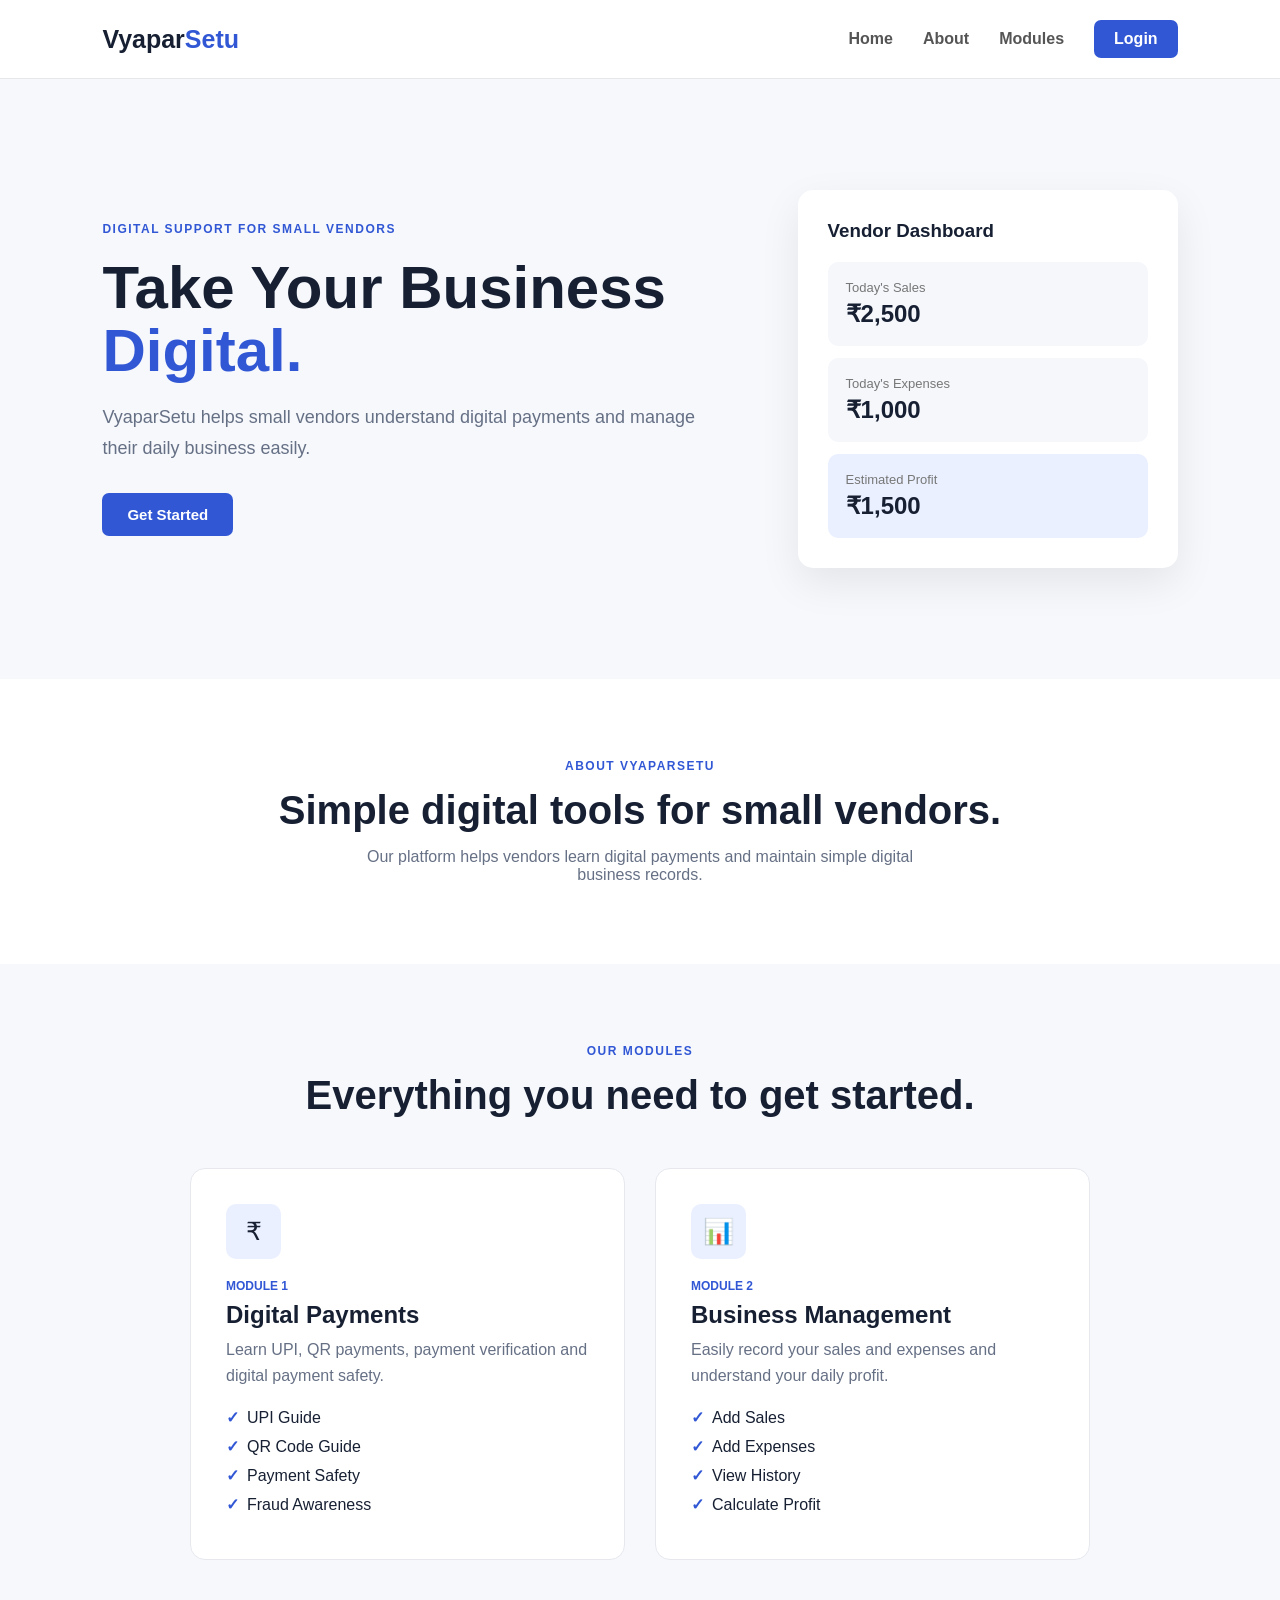
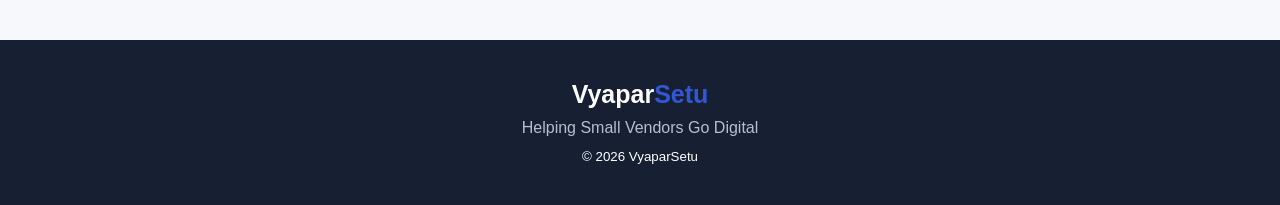
<file: index.html>
<!DOCTYPE html>
<html lang="en">
<head>
    <meta charset="UTF-8">
    <meta name="viewport" content="width=device-width, initial-scale=1.0">
    <title>VyaparSetu</title>
    <link rel="stylesheet" href="style.css">
</head>
<body>

<header>
    <div class="logo">Vyapar<span>Setu</span></div>

    <nav>
        <a href="#home">Home</a>
        <a href="#about">About</a>
        <a href="#modules">Modules</a>
        <a href="login.html" class="login-btn">Login</a>
    </nav>
</header>

<section class="hero" id="home">

    <div class="hero-text">

        <p class="tag">DIGITAL SUPPORT FOR SMALL VENDORS</p>

        <h1>
            Take Your Business
            <span>Digital.</span>
        </h1>

        <p>
            VyaparSetu helps small vendors understand digital
            payments and manage their daily business easily.
        </p>

        <a href="login.html" class="btn">
            Get Started
        </a>

    </div>

    <div class="hero-card">

        <h3>Vendor Dashboard</h3>

        <div class="card-box">
            <p>Today's Sales</p>
            <h2>₹2,500</h2>
        </div>

        <div class="card-box">
            <p>Today's Expenses</p>
            <h2>₹1,000</h2>
        </div>

        <div class="profit">
            <p>Estimated Profit</p>
            <h2>₹1,500</h2>
        </div>

    </div>

</section>


<section class="about" id="about">

    <p class="tag">ABOUT VYAPARSETU</p>

    <h2>Simple digital tools for small vendors.</h2>

    <p>
        Our platform helps vendors learn digital payments
        and maintain simple digital business records.
    </p>

</section>


<section class="modules" id="modules">

    <p class="tag">OUR MODULES</p>

    <h2>Everything you need to get started.</h2>

    <div class="module-container">

        <div class="module">

            <div class="icon">₹</div>

            <h3>Module 1</h3>

            <h2>Digital Payments</h2>

            <p>
                Learn UPI, QR payments, payment verification
                and digital payment safety.
            </p>

            <ul>
                <li>UPI Guide</li>
                <li>QR Code Guide</li>
                <li>Payment Safety</li>
                <li>Fraud Awareness</li>
            </ul>

        </div>


        <div class="module">

            <div class="icon">📊</div>

            <h3>Module 2</h3>

            <h2>Business Management</h2>

            <p>
                Easily record your sales and expenses and
                understand your daily profit.
            </p>

            <ul>
                <li>Add Sales</li>
                <li>Add Expenses</li>
                <li>View History</li>
                <li>Calculate Profit</li>
            </ul>

        </div>

    </div>

</section>


<footer>
    <div class="logo">Vyapar<span>Setu</span></div>

    <p>
        Helping Small Vendors Go Digital
    </p>

    <small>© 2026 VyaparSetu</small>
</footer>

</body>
</html>
</file>
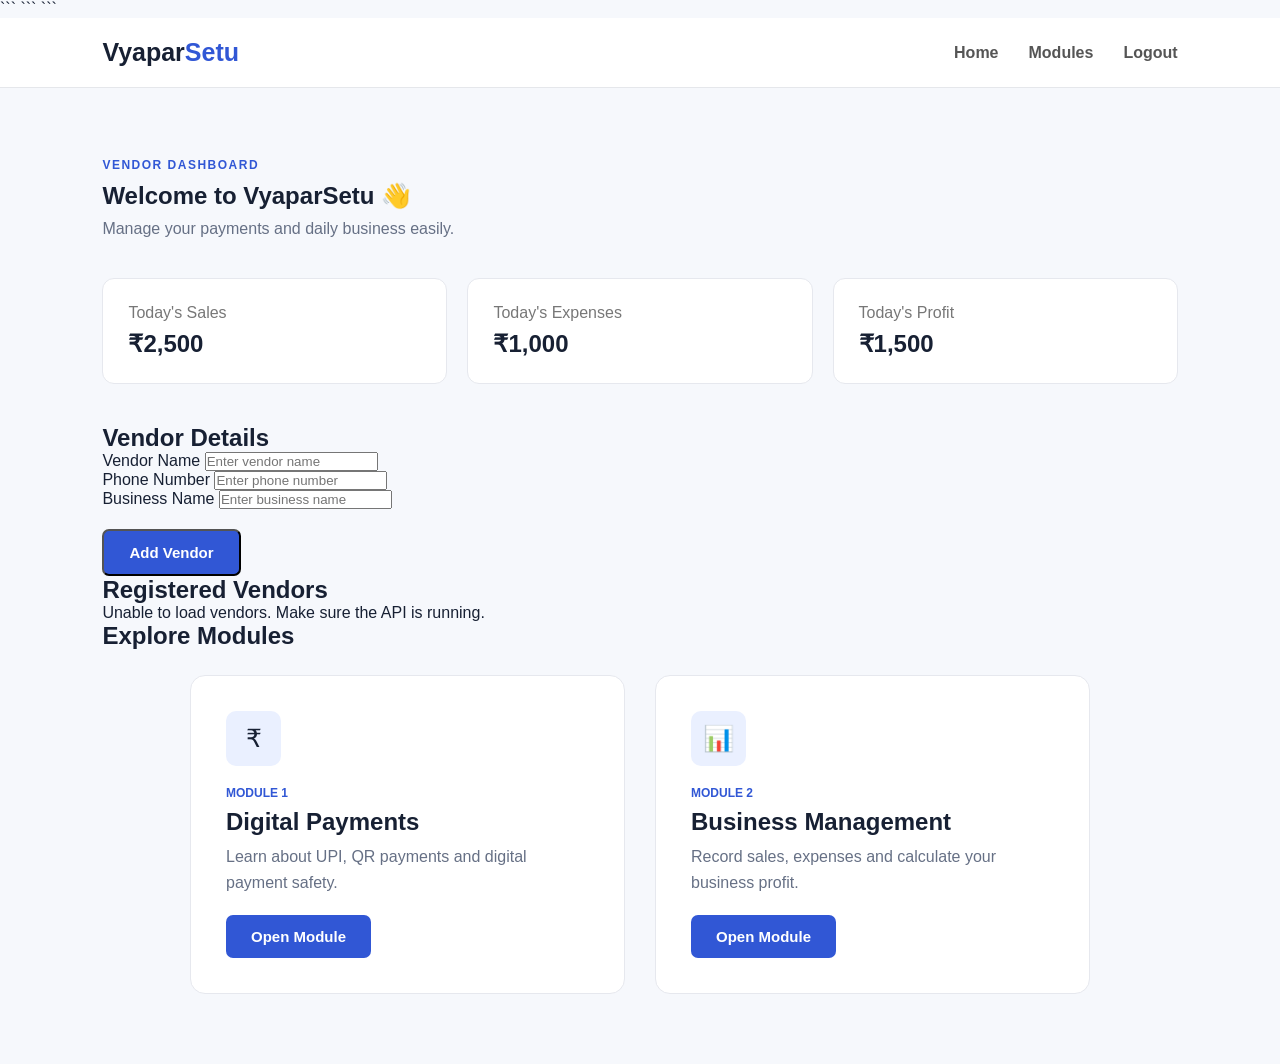
<file: dashboard.html>
<!DOCTYPE html>

<html lang="en">

<head>
    <meta charset="UTF-8">
    <meta name="viewport" content="width=device-width, initial-scale=1.0">

```
<title>Dashboard | VyaparSetu</title>

<link rel="stylesheet" href="style.css">
```

</head>

<body>

```
<header>

    <div class="logo">
        Vyapar<span>Setu</span>
    </div>

    <nav>
        <a href="index.html">Home</a>
        <a href="index.html#modules">Modules</a>
        <a href="index.html">Logout</a>
    </nav>

</header>


<section class="dashboard">

    <p class="tag">VENDOR DASHBOARD</p>

    <h1>Welcome to VyaparSetu 👋</h1>

    <p>
        Manage your payments and daily business easily.
    </p>


    <!-- Business Statistics -->
    <div class="stats">

        <div class="stat-card">
            <p>Today's Sales</p>
            <h2>₹2,500</h2>
        </div>

        <div class="stat-card">
            <p>Today's Expenses</p>
            <h2>₹1,000</h2>
        </div>

        <div class="stat-card">
            <p>Today's Profit</p>
            <h2>₹1,500</h2>
        </div>

    </div>


    <!-- Vendor Details -->
    <div class="vendor-section">

        <h2>Vendor Details</h2>

        <form id="vendorForm">

            <div class="form-group">
                <label for="vendorName">Vendor Name</label>
                <input type="text" id="vendorName"
                    placeholder="Enter vendor name" required>
            </div>

            <div class="form-group">
                <label for="phone">Phone Number</label>
                <input type="text" id="phone"
                    placeholder="Enter phone number" required>
            </div>

            <div class="form-group">
                <label for="businessName">Business Name</label>
                <input type="text" id="businessName"
                    placeholder="Enter business name" required>
            </div>

            <button type="submit" class="primary-btn">
                Add Vendor
            </button>

        </form>

        <p id="message"></p>

    </div>


    <!-- Vendor List -->
    <div class="vendor-section">

        <h2>Registered Vendors</h2>

        <div id="vendorList">
            <p>Loading vendors...</p>
        </div>

    </div>


    <!-- Modules -->
    <h2 class="module-title">Explore Modules</h2>


    <div class="module-container">

        <!-- Module 1 -->
        <div class="module">

            <div class="icon">₹</div>

            <h3>Module 1</h3>

            <h2>Digital Payments</h2>

            <p>
                Learn about UPI, QR payments and digital
                payment safety.
            </p>

            <a href="module1.html" class="primary-btn">
                Open Module
            </a>

        </div>


        <!-- Module 2 -->
        <div class="module">

            <div class="icon">📊</div>

            <h3>Module 2</h3>

            <h2>Business Management</h2>

            <p>
                Record sales, expenses and calculate
                your business profit.
            </p>

            <a href="module2.html" class="primary-btn">
                Open Module
            </a>

        </div>

    </div>

</section>


<script src="script.js"></script>


</body>

</html>
</file>
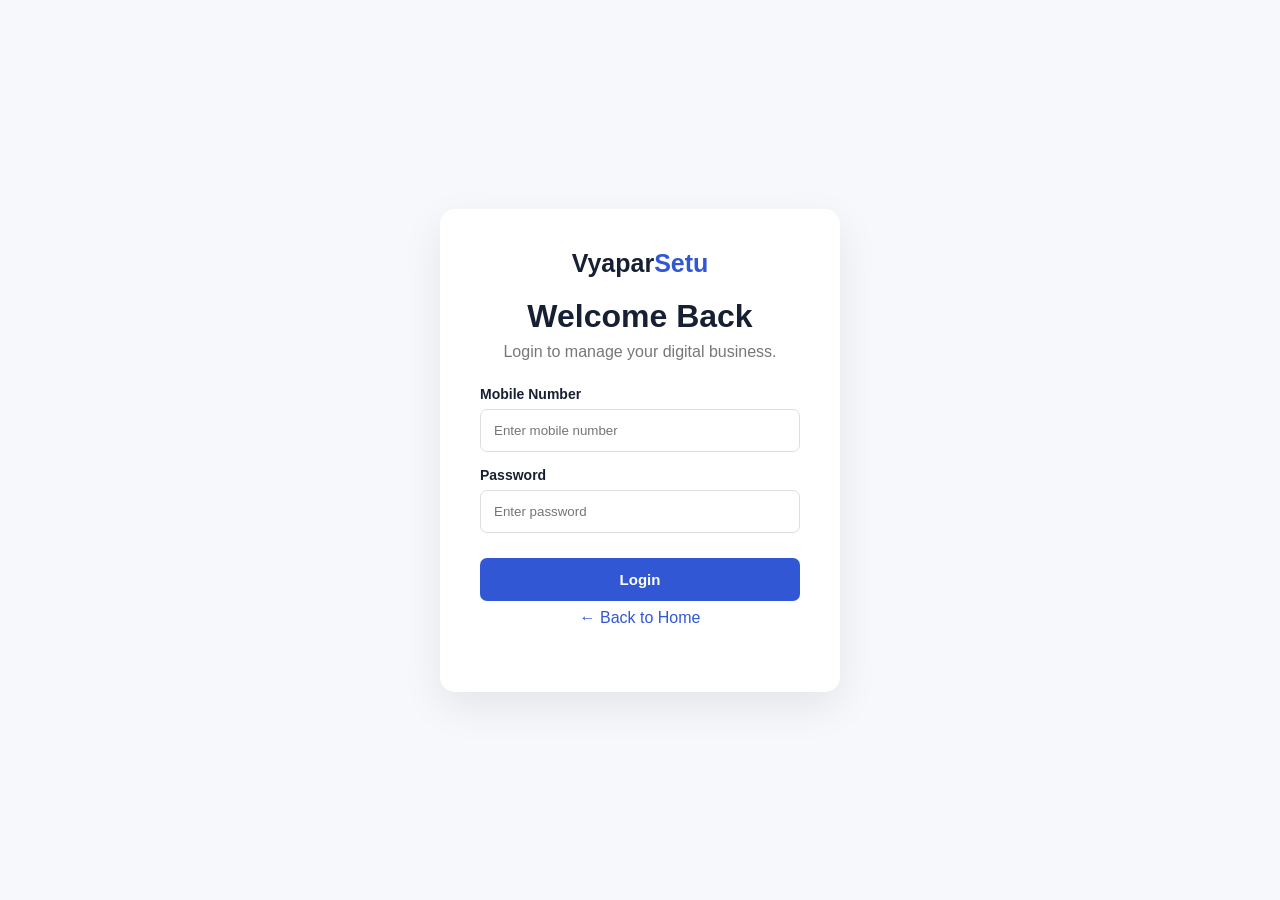
<file: login.html>
<!DOCTYPE html>
<html lang="en">
<head>
    <meta charset="UTF-8">
    <meta name="viewport" content="width=device-width, initial-scale=1.0">

    <title>Login | VyaparSetu</title>

    <link rel="stylesheet" href="style.css">
</head>

<body class="login-page">

<div class="login-container">

    <div class="logo">
        Vyapar<span>Setu</span>
    </div>

    <h1>Welcome Back</h1>

    <p>Login to manage your digital business.</p>

    <form onsubmit="loginUser(event)">

        <label>Mobile Number</label>
        <input
            type="text"
            id="mobile"
            placeholder="Enter mobile number"
            required
        >

        <label>Password</label>
        <input
            type="password"
            id="password"
            placeholder="Enter password"
            required
        >

        <button type="submit" class="btn">
            Login
        </button>

    </form>

    <p class="back">
        <a href="index.html">← Back to Home</a>
    </p>

</div>

<script src="script.js"></script>

</body>
</html>
</file>
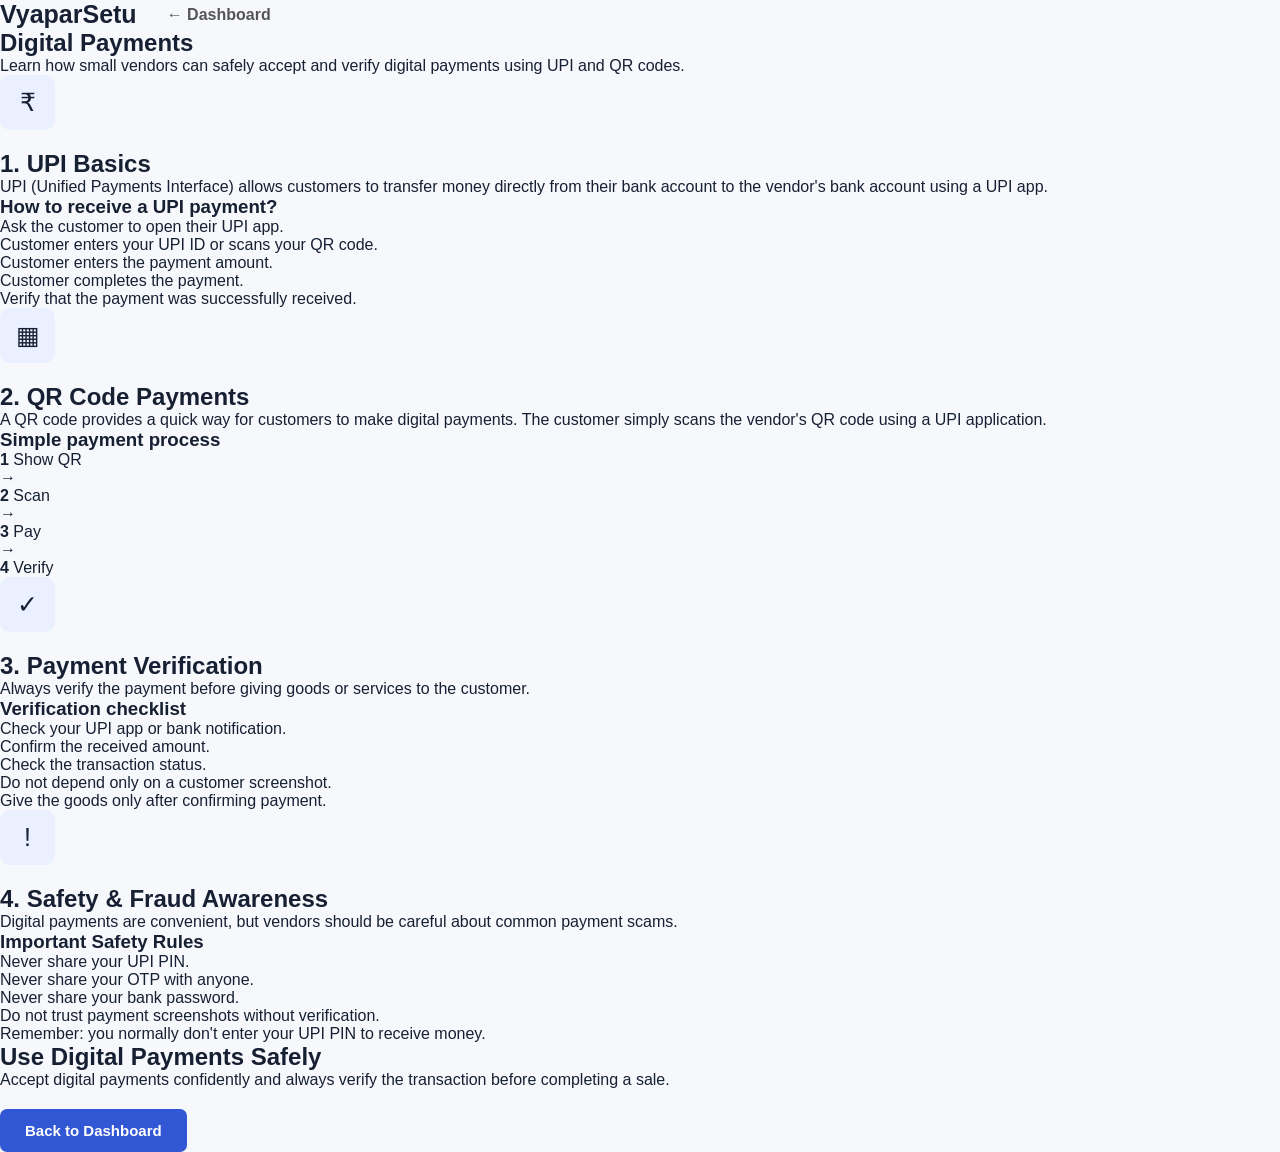
<file: module1.html>
<!DOCTYPE html>
<html lang="en">
<head>
    <meta charset="UTF-8">
    <meta name="viewport" content="width=device-width, initial-scale=1.0">

    <title>Digital Payments | VyaparSetu</title>

    <link rel="stylesheet" href="style.css">
</head>

<body>

    <!-- Navbar -->
    <nav class="navbar">
        <div class="logo">VyaparSetu</div>

        <a href="dashboard.html" class="nav-btn">
            ← Dashboard
        </a>
    </nav>


    <!-- Page Header -->
    <section class="page-header">
        <h1>Digital Payments</h1>

        <p>
            Learn how small vendors can safely accept and verify
            digital payments using UPI and QR codes.
        </p>
    </section>


    <!-- UPI Basics -->
    <section class="payment-section">

        <div class="payment-card">

            <div class="icon">₹</div>

            <h2>1. UPI Basics</h2>

            <p>
                UPI (Unified Payments Interface) allows customers
                to transfer money directly from their bank account
                to the vendor's bank account using a UPI app.
            </p>

            <h3>How to receive a UPI payment?</h3>

            <ol>
                <li>Ask the customer to open their UPI app.</li>
                <li>Customer enters your UPI ID or scans your QR code.</li>
                <li>Customer enters the payment amount.</li>
                <li>Customer completes the payment.</li>
                <li>Verify that the payment was successfully received.</li>
            </ol>

        </div>


        <!-- QR Code -->
        <div class="payment-card">

            <div class="icon">▦</div>

            <h2>2. QR Code Payments</h2>

            <p>
                A QR code provides a quick way for customers to
                make digital payments. The customer simply scans
                the vendor's QR code using a UPI application.
            </p>

            <h3>Simple payment process</h3>

            <div class="payment-flow">

                <div class="flow-step">
                    <strong>1</strong>
                    <span>Show QR</span>
                </div>

                <div class="flow-arrow">→</div>

                <div class="flow-step">
                    <strong>2</strong>
                    <span>Scan</span>
                </div>

                <div class="flow-arrow">→</div>

                <div class="flow-step">
                    <strong>3</strong>
                    <span>Pay</span>
                </div>

                <div class="flow-arrow">→</div>

                <div class="flow-step">
                    <strong>4</strong>
                    <span>Verify</span>
                </div>

            </div>

        </div>


        <!-- Payment Verification -->
        <div class="payment-card">

            <div class="icon">✓</div>

            <h2>3. Payment Verification</h2>

            <p>
                Always verify the payment before giving goods or
                services to the customer.
            </p>

            <h3>Verification checklist</h3>

            <ul class="check-list">
                <li>Check your UPI app or bank notification.</li>
                <li>Confirm the received amount.</li>
                <li>Check the transaction status.</li>
                <li>Do not depend only on a customer screenshot.</li>
                <li>Give the goods only after confirming payment.</li>
            </ul>

        </div>


        <!-- Safety -->
        <div class="payment-card safety-card">

            <div class="icon">!</div>

            <h2>4. Safety & Fraud Awareness</h2>

            <p>
                Digital payments are convenient, but vendors should
                be careful about common payment scams.
            </p>

            <div class="warning-box">

                <h3>Important Safety Rules</h3>

                <ul>
                    <li>Never share your UPI PIN.</li>
                    <li>Never share your OTP with anyone.</li>
                    <li>Never share your bank password.</li>
                    <li>Do not trust payment screenshots without verification.</li>
                    <li>Remember: you normally don't enter your UPI PIN to receive money.</li>
                </ul>

            </div>

        </div>

    </section>


    <!-- Bottom -->
    <section class="module-footer">

        <h2>Use Digital Payments Safely</h2>

        <p>
            Accept digital payments confidently and always verify
            the transaction before completing a sale.
        </p>

        <a href="dashboard.html" class="primary-btn">
            Back to Dashboard
        </a>

    </section>


</body>
</html>
</file>
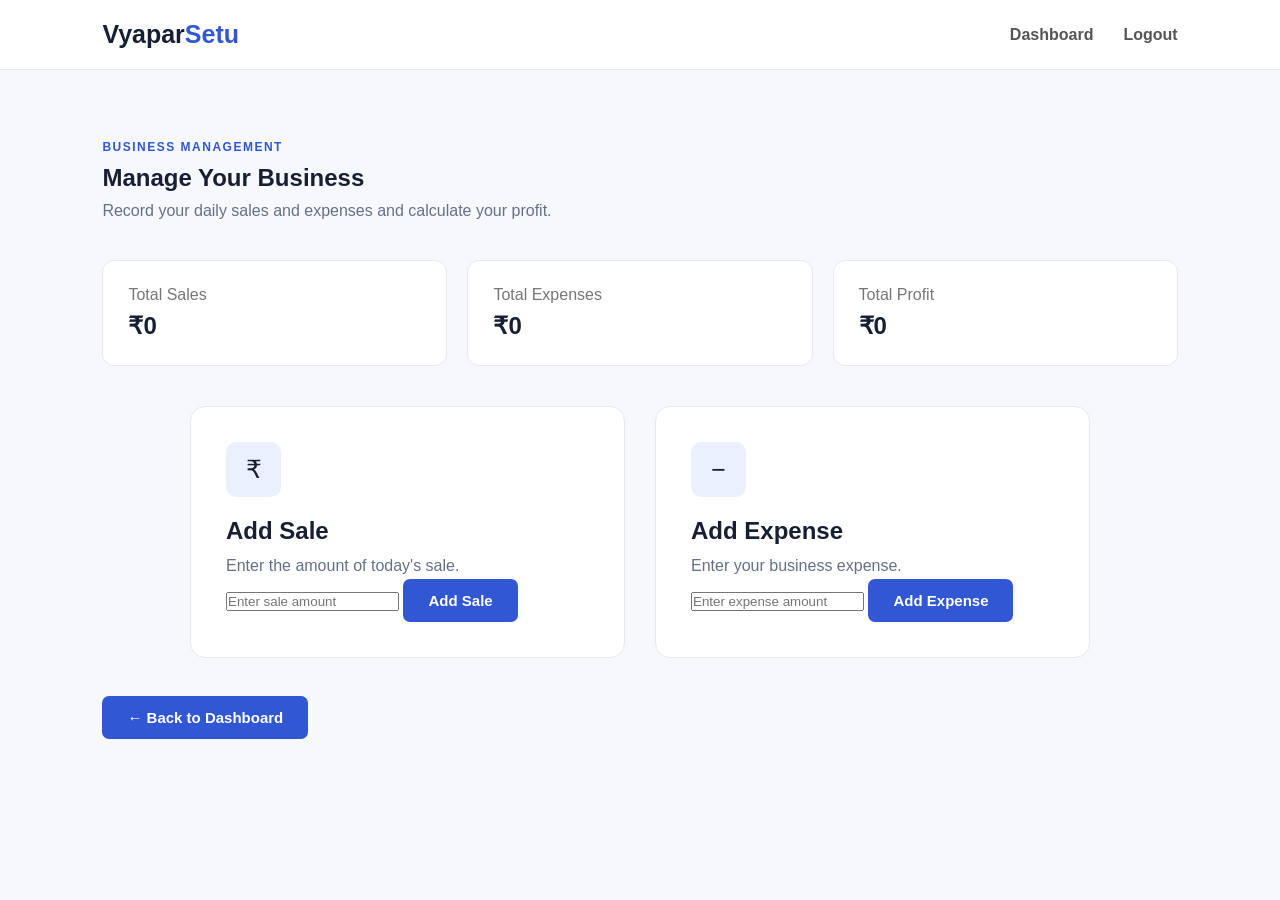
<file: module2.html>
<!DOCTYPE html>
<html lang="en">
<head>
    <meta charset="UTF-8">
    <meta name="viewport" content="width=device-width, initial-scale=1.0">

    <title>Business Management | VyaparSetu</title>

    <link rel="stylesheet" href="style.css">
</head>

<body>

<header>

    <div class="logo">
        Vyapar<span>Setu</span>
    </div>

    <nav>
        <a href="dashboard.html">Dashboard</a>
        <a href="index.html">Logout</a>
    </nav>

</header>


<section class="dashboard">

    <p class="tag">BUSINESS MANAGEMENT</p>

    <h1>Manage Your Business</h1>

    <p>
        Record your daily sales and expenses and calculate your profit.
    </p>


    <!-- Summary -->

    <div class="stats">

        <div class="stat-card">
            <p>Total Sales</p>
            <h2 id="totalSales">₹0</h2>
        </div>

        <div class="stat-card">
            <p>Total Expenses</p>
            <h2 id="totalExpenses">₹0</h2>
        </div>

        <div class="stat-card">
            <p>Total Profit</p>
            <h2 id="totalProfit">₹0</h2>
        </div>

    </div>


    <!-- Forms -->

    <div class="module-container">


        <!-- Sales -->

        <div class="module">

            <div class="icon">₹</div>

            <h2>Add Sale</h2>

            <p>Enter the amount of today's sale.</p>

            <input
                type="number"
                id="saleAmount"
                placeholder="Enter sale amount"
            >

            <button class="btn" onclick="addSale()">
                Add Sale
            </button>

        </div>


        <!-- Expenses -->

        <div class="module">

            <div class="icon">−</div>

            <h2>Add Expense</h2>

            <p>Enter your business expense.</p>

            <input
                type="number"
                id="expenseAmount"
                placeholder="Enter expense amount"
            >

            <button class="btn" onclick="addExpense()">
                Add Expense
            </button>

        </div>

    </div>


    <br>


    <a href="dashboard.html" class="primary-btn">
        ← Back to Dashboard
    </a>

</section>


<script>

    let sales = 0;
    let expenses = 0;


    function addSale() {

        const amount = Number(
            document.getElementById("saleAmount").value
        );

        if (amount <= 0) {
            alert("Please enter a valid sale amount.");
            return;
        }

        sales += amount;

        updateDashboard();

        document.getElementById("saleAmount").value = "";

        alert("Sale added successfully!");
    }


    function addExpense() {

        const amount = Number(
            document.getElementById("expenseAmount").value
        );

        if (amount <= 0) {
            alert("Please enter a valid expense amount.");
            return;
        }

        expenses += amount;

        updateDashboard();

        document.getElementById("expenseAmount").value = "";

        alert("Expense added successfully!");
    }


    function updateDashboard() {

        const profit = sales - expenses;

        document.getElementById("totalSales").innerText =
            "₹" + sales;

        document.getElementById("totalExpenses").innerText =
            "₹" + expenses;

        document.getElementById("totalProfit").innerText =
            "₹" + profit;
    }

</script>

</body>
</html>
</file>
<file: style.css>
* {
    margin: 0;
    padding: 0;
    box-sizing: border-box;
}
 
html { 
    scroll-behavior: smooth; 
} 
 
body { 
    font-family: Arial, sans-serif; 
    background: #f6f8fc; 
    color: #172033; 
} 
 
a { 
    text-decoration: none; 
    color: inherit; 
} 
 
 
/* HEADER */ 
 
header { 
    display: flex; 
    justify-content: space-between; 
    align-items: center; 
 
    padding: 20px 8%; 
 
    background: white; 
 
    border-bottom: 1px solid #e5e7eb; 
} 
 
.logo { 
    font-size: 25px; 
    font-weight: bold; 
} 
 
.logo span { 
    color: #3157d5; 
} 
 
nav { 
    display: flex; 
    align-items: center; 
    gap: 30px; 
} 
 
nav a { 
    color: #555; 
    font-weight: 600; 
} 
 
nav a:hover { 
    color: #3157d5; 
} 
 
.login-btn { 
    background: #3157d5; 
    color: white; 
    padding: 10px 20px; 
    border-radius: 7px; 
} 
 
 
/* HERO */ 
 
.hero { 
    min-height: 600px; 
 
    padding: 80px 8%; 
 
    display: flex; 
    align-items: center; 
    justify-content: space-between; 
 
    gap: 60px; 
} 
 
.hero-text { 
    max-width: 600px; 
} 
 
.tag { 
    color: #3157d5; 
    font-size: 12px; 
    font-weight: bold; 
    letter-spacing: 1.5px; 
} 
 
.hero h1 { 
    font-size: 60px; 
    line-height: 1.05; 
 
    margin: 20px 0; 
} 
 
.hero h1 span { 
    color: #3157d5; 
} 
 
.hero-text > p:not(.tag) { 
    color: #667085; 
    font-size: 18px; 
    line-height: 1.7; 
 
    margin-bottom: 30px; 
} 
 
.btn { 
    display: inline-block; 
 
    border: none; 
 
    background: #3157d5; 
    color: white; 
 
    padding: 13px 25px; 
 
    border-radius: 7px; 
 
    font-size: 15px; 
    font-weight: bold; 
 
    cursor: pointer; 
} 
 
.btn:hover { 
    background: #2445b5; 
} 
 
 
/* HERO CARD */ 
 
.hero-card { 
    width: 380px; 
 
    background: white; 
 
    padding: 30px; 
 
    border-radius: 15px; 
 
    box-shadow: 0 15px 40px rgba(0,0,0,0.08); 
} 
 
.hero-card h3 { 
    margin-bottom: 20px; 
} 
 
.card-box, 
.profit { 
    padding: 18px; 
 
    margin-top: 12px; 
 
    border-radius: 10px; 
 
    background: #f5f7fb; 
} 
 
.card-box p, 
.profit p { 
    color: #777; 
    font-size: 13px; 
} 
 
.card-box h2, 
.profit h2 { 
    margin-top: 5px; 
} 
 
.profit { 
    background: #eaf0ff; 
} 
 
 
/* ABOUT */ 
 
.about { 
    padding: 80px 8%; 
 
    background: white; 
 
    text-align: center; 
} 
 
.about h2 { 
    font-size: 40px; 
 
    margin: 15px 0; 
} 
 
.about > p:last-child { 
    max-width: 600px; 
 
    margin: auto; 
 
    color: #667085; 
} 
 
 
/* MODULES */ 
 
.modules { 
    padding: 80px 8%; 
 
    text-align: center; 
} 
 
.modules > h2 { 
    font-size: 40px; 
 
    margin: 15px 0 50px; 
} 
 
.module-container { 
    display: grid; 
 
    grid-template-columns: repeat(2, 1fr); 
 
    gap: 30px; 
 
    max-width: 900px; 
 
    margin: auto; 
} 
 
.module { 
    background: white; 
 
    padding: 35px; 
 
    text-align: left; 
 
    border-radius: 15px; 
 
    border: 1px solid #e6e8ee; 
 
    transition: 0.3s; 
} 
 
.module:hover { 
    transform: translateY(-5px); 
 
    box-shadow: 0 15px 35px rgba(0,0,0,0.08); 
} 
 
.icon { 
    width: 55px; 
    height: 55px; 
 
    display: flex; 
    align-items: center; 
    justify-content: center; 
 
    background: #eaf0ff; 
 
    border-radius: 10px; 
 
    font-size: 25px; 
 
    margin-bottom: 20px; 
} 
 
.module h3 { 
    color: #3157d5; 
 
    font-size: 12px; 
 
    text-transform: uppercase; 
} 
 
.module h2 { 
    margin: 8px 0; 
} 
 
.module p { 
    color: #667085; 
 
    line-height: 1.6; 
} 
 
.module ul { 
    list-style: none; 
 
    margin-top: 20px; 
} 
 
.module li { 
    margin: 10px 0; 
} 
 
.module li::before { 
    content: "✓"; 
 
    color: #3157d5; 
 
    font-weight: bold; 
 
    margin-right: 8px; 
} 


/* PRIMARY MODULE BUTTON */

.primary-btn {
    display: inline-block;

    margin-top: 20px;

    background: #3157d5;
    color: white;

    padding: 13px 25px;

    border-radius: 7px;

    font-size: 15px;
    font-weight: bold;

    text-decoration: none;

    cursor: pointer;

    transition: 0.3s ease;
}

.primary-btn:hover {
    background: #2445b5;
}
 
 
/* FOOTER */ 
 
footer { 
    background: #172033; 
 
    color: white; 
 
    text-align: center; 
 
    padding: 40px; 
} 
 
footer p { 
    margin: 10px 0; 
 
    color: #b8bfcc; 
} 
 
 
/* LOGIN */ 
 
.login-page { 
    min-height: 100vh; 
 
    display: flex; 
 
    align-items: center; 
 
    justify-content: center; 
} 
 
.login-container { 
    width: 400px; 
 
    background: white; 
 
    padding: 40px; 
 
    border-radius: 15px; 
 
    box-shadow: 0 15px 40px rgba(0,0,0,0.08); 
 
    text-align: center; 
} 
 
.login-container h1 { 
    margin-top: 20px; 
} 
 
.login-container > p { 
    color: #777; 
 
    margin: 8px 0 25px; 
} 
 
.login-container form { 
    text-align: left; 
} 
 
.login-container label { 
    display: block; 
 
    margin-top: 15px; 
 
    font-weight: bold; 
 
    font-size: 14px; 
} 
 
.login-container input { 
    width: 100%; 
 
    padding: 13px; 
 
    margin-top: 7px; 
 
    border: 1px solid #ddd; 
 
    border-radius: 7px; 
 
    outline: none; 
} 
 
.login-container input:focus { 
    border-color: #3157d5; 
} 
 
.login-container button { 
    width: 100%; 
 
    margin-top: 25px; 
} 
 
.back { 
    margin-top: 20px; 
} 
 
.back a { 
    color: #3157d5; 
} 
 
 
/* DASHBOARD */ 
 
.dashboard { 
    padding: 70px 8%; 
} 
 
.dashboard h1 { 
    margin: 10px 0; 
} 
 
.dashboard > p:not(.tag) { 
    color: #667085; 
} 
 
.stats { 
    display: grid; 
 
    grid-template-columns: repeat(3, 1fr); 
 
    gap: 20px; 
 
    margin: 40px 0; 
} 
 
.stat-card { 
    background: white; 
 
    padding: 25px; 
 
    border-radius: 12px; 
 
    border: 1px solid #e6e8ee; 
} 
 
.stat-card p { 
    color: #777; 
} 
 
.stat-card h2 { 
    margin-top: 8px; 
} 
 
.module-title { 
    margin-bottom: 25px; 
} 
 
 
/* RESPONSIVE */ 
 
@media (max-width: 800px) { 
 
    .hero { 
        flex-direction: column; 
 
        text-align: center; 
    } 
 
    .hero-card { 
        width: 100%; 
    } 
 
    .module-container { 
        grid-template-columns: 1fr; 
    } 
 
    .stats { 
        grid-template-columns: 1fr; 
    } 
 
    nav { 
        display: none; 
    } 
} 
 
@media (max-width: 500px) { 
 
    .hero h1 { 
        font-size: 45px; 
    } 
 
    .login-container { 
        width: 90%; 
    } 
}
</file>
